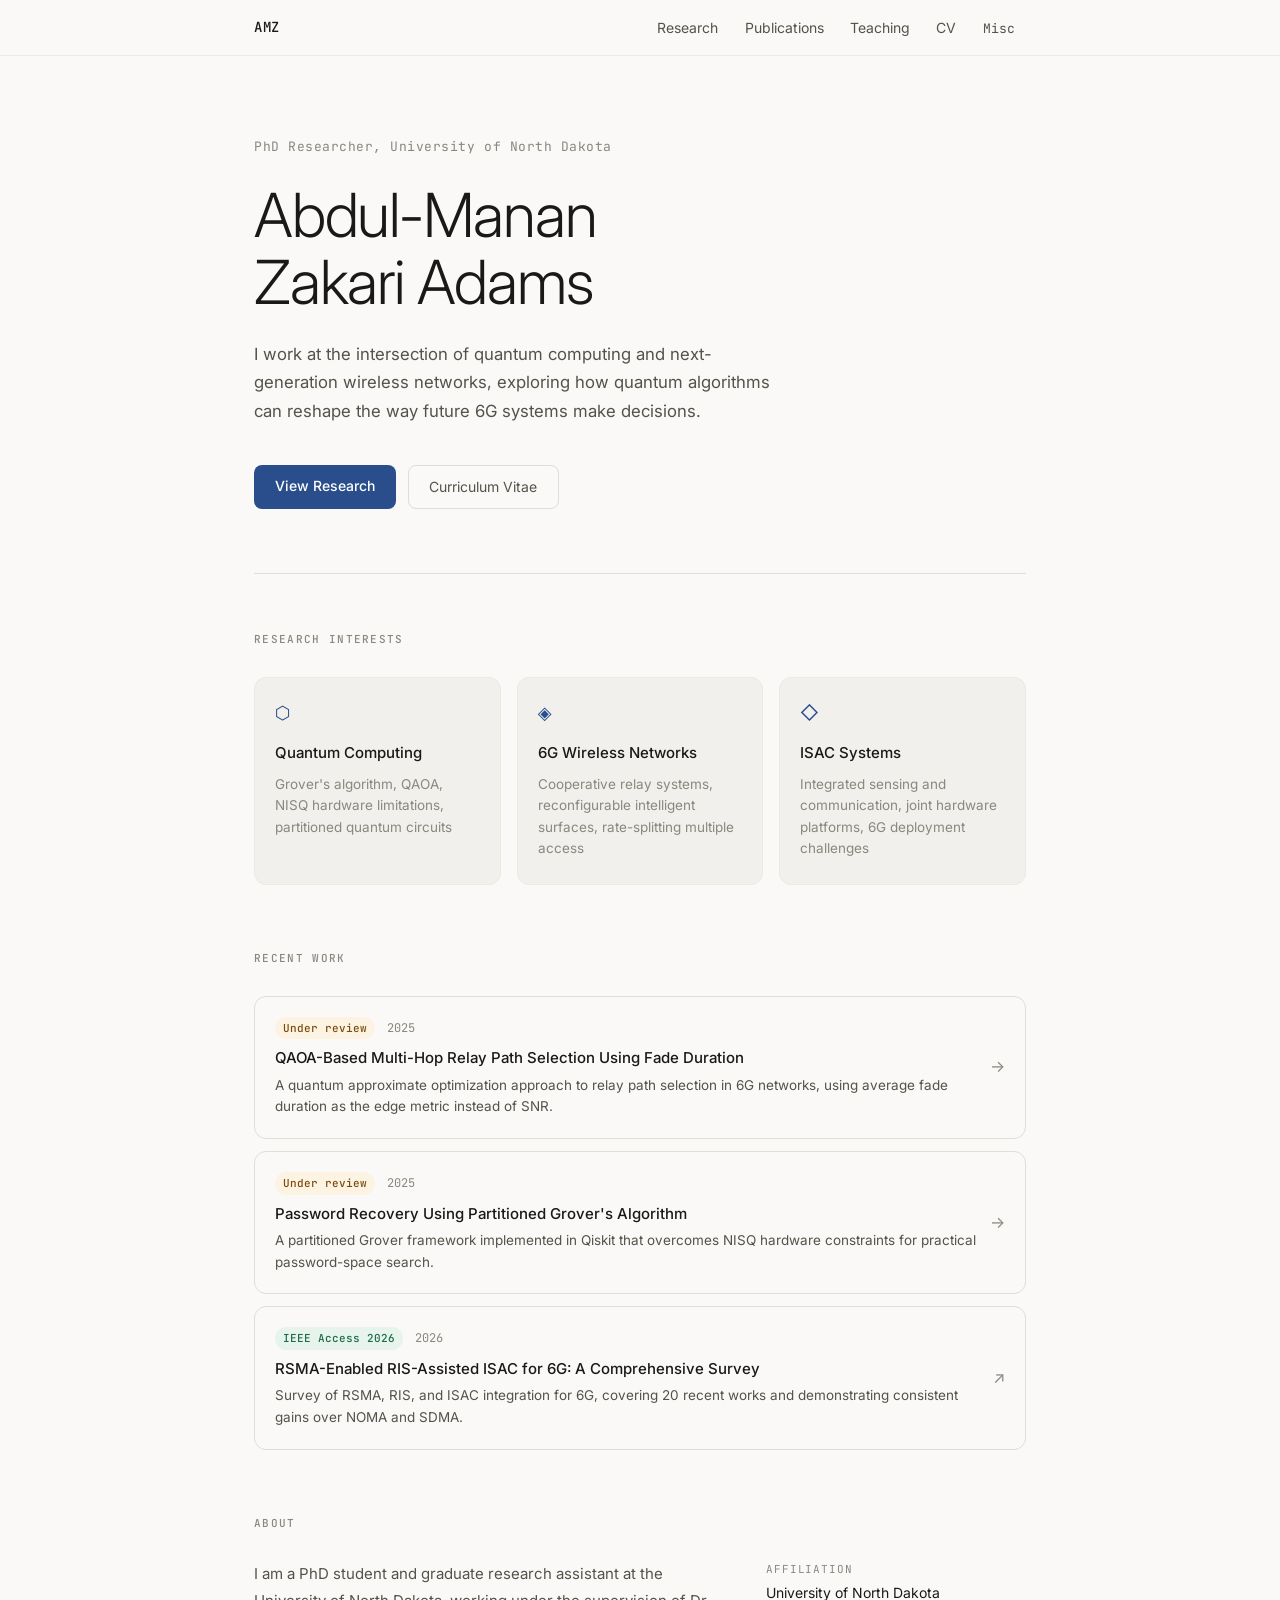
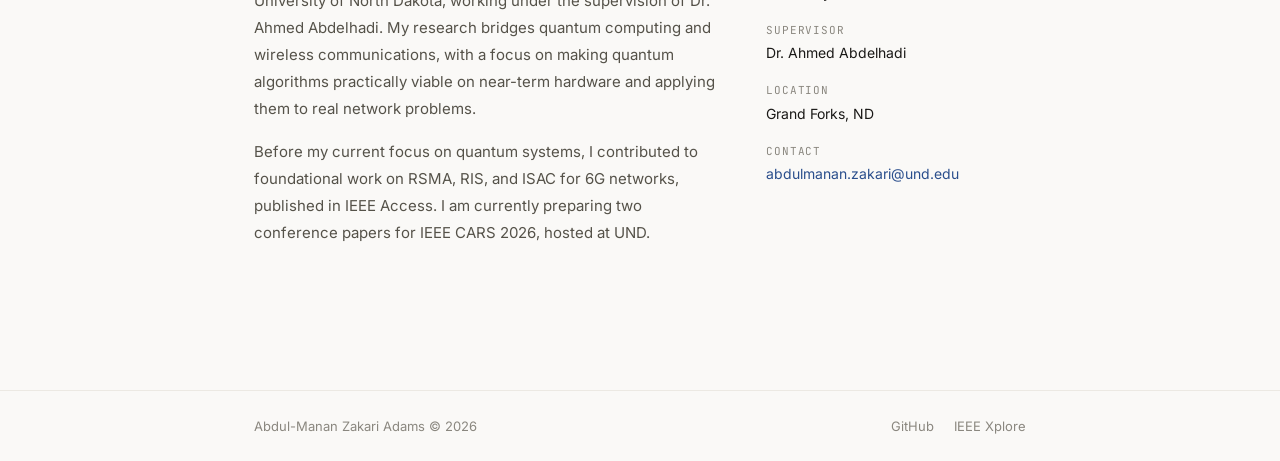
<file: index.html>
<!DOCTYPE html>
<html lang="en">
<head>
  <meta charset="UTF-8" />
  <meta name="viewport" content="width=device-width, initial-scale=1.0" />
  <title>Abdul-Manan Zakari Adams</title>
  <link rel="preconnect" href="https://fonts.googleapis.com" />
  <link rel="preconnect" href="https://fonts.gstatic.com" crossorigin />
  <link href="https://fonts.googleapis.com/css2?family=Inter:wght@300;400;500;600&family=JetBrains+Mono:wght@400;500&display=swap" rel="stylesheet" />
  <link rel="stylesheet" href="style.css" />
</head>
<body>

  <nav class="nav">
    <div class="nav-inner">
      <a href="index.html" class="nav-logo">AMZ</a>
      <ul class="nav-links">
        <li><a href="research.html">Research</a></li>
        <li><a href="publications.html">Publications</a></li>
        <li><a href="teaching.html">Teaching</a></li>
        <li><a href="cv.html">CV</a></li>
        <li><a href="misc.html" class="nav-misc">Misc</a></li>
      </ul>
      <button class="nav-toggle" id="navToggle" aria-label="Toggle menu">&#9776;</button>
    </div>
  </nav>

  <main>

    <section class="hero">
      <div class="hero-tag">PhD Researcher, University of North Dakota</div>
      <h1>Abdul-Manan<br>Zakari Adams</h1>
      <p class="hero-sub">
        I work at the intersection of quantum computing and next-generation wireless networks,
        exploring how quantum algorithms can reshape the way future 6G systems make decisions.
      </p>
      <div class="hero-links">
        <a href="research.html" class="btn-primary">View Research</a>
        <a href="cv.html" class="btn-ghost">Curriculum Vitae</a>
      </div>
    </section>

    <section class="section-divider">
      <div class="divider-line"></div>
    </section>

    <section class="interests-section">
      <h2 class="section-label">Research interests</h2>
      <div class="interest-grid">
        <div class="interest-card">
          <span class="interest-icon">⬡</span>
          <h3>Quantum Computing</h3>
          <p>Grover's algorithm, QAOA, NISQ hardware limitations, partitioned quantum circuits</p>
        </div>
        <div class="interest-card">
          <span class="interest-icon">◈</span>
          <h3>6G Wireless Networks</h3>
          <p>Cooperative relay systems, reconfigurable intelligent surfaces, rate-splitting multiple access</p>
        </div>
        <div class="interest-card">
          <span class="interest-icon">◇</span>
          <h3>ISAC Systems</h3>
          <p>Integrated sensing and communication, joint hardware platforms, 6G deployment challenges</p>
        </div>
      </div>
    </section>

    <section class="featured-section">
      <h2 class="section-label">Recent work</h2>
      <div class="paper-list">

        <a href="research.html#qaoa" class="paper-card">
          <div class="paper-meta">
            <span class="paper-status under-review">Under review</span>
            <span class="paper-year">2025</span>
          </div>
          <h3>QAOA-Based Multi-Hop Relay Path Selection Using Fade Duration</h3>
          <p>A quantum approximate optimization approach to relay path selection in 6G networks, using average fade duration as the edge metric instead of SNR.</p>
          <span class="paper-arrow">→</span>
        </a>

        <a href="research.html#grover" class="paper-card">
          <div class="paper-meta">
            <span class="paper-status under-review">Under review</span>
            <span class="paper-year">2025</span>
          </div>
          <h3>Password Recovery Using Partitioned Grover's Algorithm</h3>
          <p>A partitioned Grover framework implemented in Qiskit that overcomes NISQ hardware constraints for practical password-space search.</p>
          <span class="paper-arrow">→</span>
        </a>

        <a href="https://ieeexplore.ieee.org/abstract/document/11426895" target="_blank" rel="noopener" class="paper-card">
          <div class="paper-meta">
            <span class="paper-status published">IEEE Access 2026</span>
            <span class="paper-year">2026</span>
          </div>
          <h3>RSMA-Enabled RIS-Assisted ISAC for 6G: A Comprehensive Survey</h3>
          <p>Survey of RSMA, RIS, and ISAC integration for 6G, covering 20 recent works and demonstrating consistent gains over NOMA and SDMA.</p>
          <span class="paper-arrow">↗</span>
        </a>

      </div>
    </section>

    <section class="about-section">
      <h2 class="section-label">About</h2>
      <div class="about-grid">
        <div class="about-text">
          <p>
            I am a PhD student and graduate research assistant at the University of North Dakota,
            working under the supervision of Dr. Ahmed Abdelhadi. My research bridges quantum
            computing and wireless communications, with a focus on making quantum algorithms
            practically viable on near-term hardware and applying them to real network problems.
          </p>
          <p>
            Before my current focus on quantum systems, I contributed to foundational work on
            RSMA, RIS, and ISAC for 6G networks, published in IEEE Access. I am currently
            preparing two conference papers for IEEE CARS 2026, hosted at UND.
          </p>
        </div>
        <div class="about-meta">
          <div class="meta-item">
            <span class="meta-label">Affiliation</span>
            <span class="meta-value">University of North Dakota</span>
          </div>
          <div class="meta-item">
            <span class="meta-label">Supervisor</span>
            <span class="meta-value">Dr. Ahmed Abdelhadi</span>
          </div>
          <div class="meta-item">
            <span class="meta-label">Location</span>
            <span class="meta-value">Grand Forks, ND</span>
          </div>
          <div class="meta-item">
            <span class="meta-label">Contact</span>
            <span class="meta-value"><a href="mailto:abdulmanan.zakari@und.edu">abdulmanan.zakari@und.edu</a></span>
          </div>
        </div>
      </div>
    </section>

  </main>

  <footer class="footer">
    <div class="footer-inner">
      <span>Abdul-Manan Zakari Adams &copy; 2026</span>
      <div class="footer-links">
        <a href="https://github.com/amzadams" target="_blank" rel="noopener">GitHub</a>
        <a href="https://ieeexplore.ieee.org/abstract/document/11426895" target="_blank" rel="noopener">IEEE Xplore</a>
      </div>
    </div>
  </footer>

  <script src="main.js"></script>
</body>
</html>
</file>
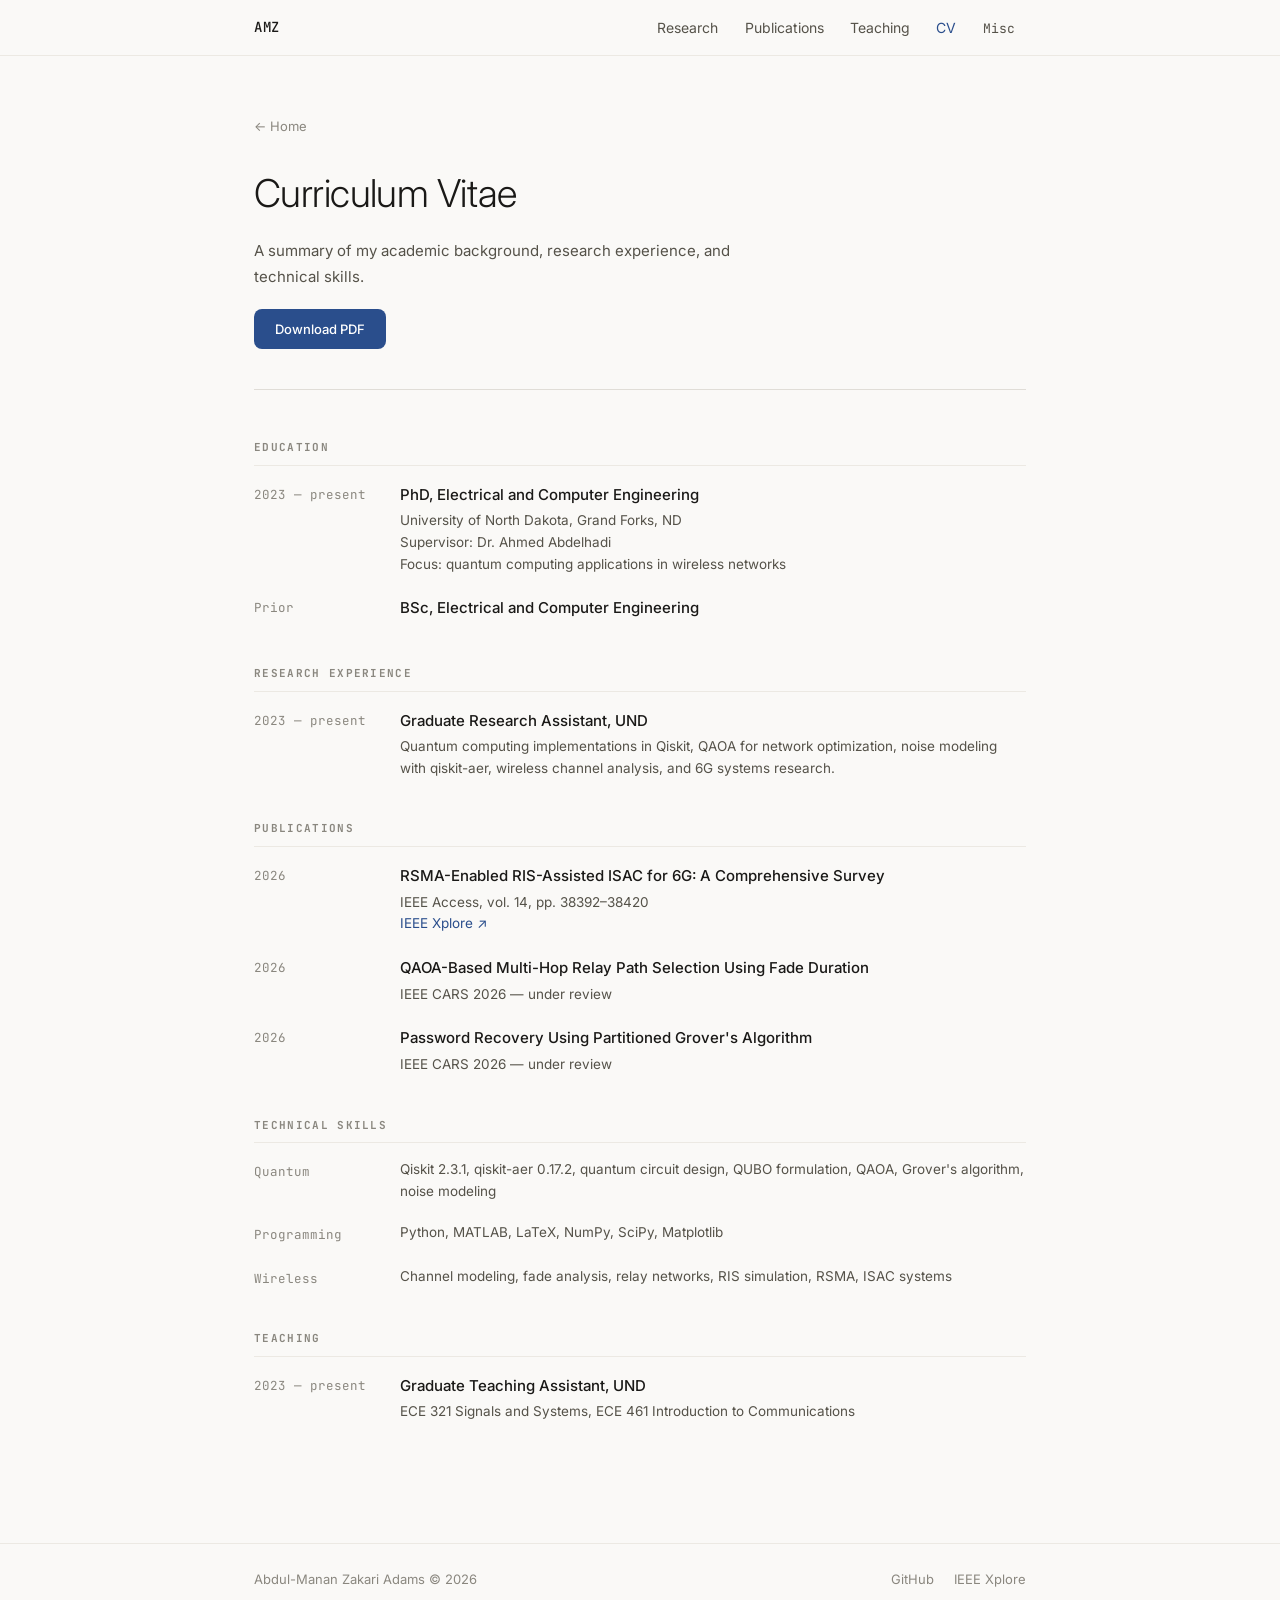
<file: cv.html>
<!DOCTYPE html>
<html lang="en">
<head>
  <meta charset="UTF-8" />
  <meta name="viewport" content="width=device-width, initial-scale=1.0" />
  <title>CV — Abdul-Manan Zakari Adams</title>
  <link rel="preconnect" href="https://fonts.googleapis.com" />
  <link rel="preconnect" href="https://fonts.gstatic.com" crossorigin />
  <link href="https://fonts.googleapis.com/css2?family=Inter:wght@300;400;500;600&family=JetBrains+Mono:wght@400;500&display=swap" rel="stylesheet" />
  <link rel="stylesheet" href="style.css" />
</head>
<body>

  <nav class="nav">
    <div class="nav-inner">
      <a href="index.html" class="nav-logo">AMZ</a>
      <ul class="nav-links">
        <li><a href="research.html">Research</a></li>
        <li><a href="publications.html">Publications</a></li>
        <li><a href="teaching.html">Teaching</a></li>
        <li><a href="cv.html" class="active">CV</a></li>
        <li><a href="misc.html" class="nav-misc">Misc</a></li>
      </ul>
      <button class="nav-toggle" id="navToggle" aria-label="Toggle menu">&#9776;</button>
    </div>
  </nav>

  <main>

    <div class="page-header">
      <a href="index.html" class="back-link">← Home</a>
      <h1>Curriculum Vitae</h1>
      <p>A summary of my academic background, research experience, and technical skills.</p>
      <div style="margin-top: 1.25rem;">
        <a href="cv.pdf" class="btn-primary" style="font-size: 13px;">Download PDF</a>
      </div>
    </div>

    <section class="cv-section">
      <h2>Education</h2>

      <div class="cv-entry">
        <div class="cv-year">2023 &mdash; present</div>
        <div>
          <h3>PhD, Electrical and Computer Engineering</h3>
          <p>University of North Dakota, Grand Forks, ND</p>
          <p>Supervisor: Dr. Ahmed Abdelhadi</p>
          <p>Focus: quantum computing applications in wireless networks</p>
        </div>
      </div>

      <div class="cv-entry">
        <div class="cv-year">Prior</div>
        <div>
          <h3>BSc, Electrical and Computer Engineering</h3>
          <p><!-- Add institution here --></p>
        </div>
      </div>
    </section>

    <section class="cv-section">
      <h2>Research experience</h2>

      <div class="cv-entry">
        <div class="cv-year">2023 &mdash; present</div>
        <div>
          <h3>Graduate Research Assistant, UND</h3>
          <p>
            Quantum computing implementations in Qiskit, QAOA for network optimization,
            noise modeling with qiskit-aer, wireless channel analysis, and 6G systems research.
          </p>
        </div>
      </div>
    </section>

    <section class="cv-section">
      <h2>Publications</h2>

      <div class="cv-entry">
        <div class="cv-year">2026</div>
        <div>
          <h3>RSMA-Enabled RIS-Assisted ISAC for 6G: A Comprehensive Survey</h3>
          <p>IEEE Access, vol. 14, pp. 38392–38420</p>
          <p><a href="https://ieeexplore.ieee.org/abstract/document/11426895" target="_blank" rel="noopener">IEEE Xplore ↗</a></p>
        </div>
      </div>

      <div class="cv-entry">
        <div class="cv-year">2026</div>
        <div>
          <h3>QAOA-Based Multi-Hop Relay Path Selection Using Fade Duration</h3>
          <p>IEEE CARS 2026 &mdash; under review</p>
        </div>
      </div>

      <div class="cv-entry">
        <div class="cv-year">2026</div>
        <div>
          <h3>Password Recovery Using Partitioned Grover's Algorithm</h3>
          <p>IEEE CARS 2026 &mdash; under review</p>
        </div>
      </div>
    </section>

    <section class="cv-section">
      <h2>Technical skills</h2>

      <div class="cv-entry">
        <div class="cv-year">Quantum</div>
        <div>
          <p>Qiskit 2.3.1, qiskit-aer 0.17.2, quantum circuit design, QUBO formulation, QAOA, Grover's algorithm, noise modeling</p>
        </div>
      </div>

      <div class="cv-entry">
        <div class="cv-year">Programming</div>
        <div>
          <p>Python, MATLAB, LaTeX, NumPy, SciPy, Matplotlib</p>
        </div>
      </div>

      <div class="cv-entry">
        <div class="cv-year">Wireless</div>
        <div>
          <p>Channel modeling, fade analysis, relay networks, RIS simulation, RSMA, ISAC systems</p>
        </div>
      </div>
    </section>

    <section class="cv-section">
      <h2>Teaching</h2>

      <div class="cv-entry">
        <div class="cv-year">2023 &mdash; present</div>
        <div>
          <h3>Graduate Teaching Assistant, UND</h3>
          <p>ECE 321 Signals and Systems, ECE 461 Introduction to Communications</p>
        </div>
      </div>
    </section>

  </main>

  <footer class="footer">
    <div class="footer-inner">
      <span>Abdul-Manan Zakari Adams &copy; 2026</span>
      <div class="footer-links">
        <a href="https://github.com/amzadams" target="_blank" rel="noopener">GitHub</a>
        <a href="https://ieeexplore.ieee.org/abstract/document/11426895" target="_blank" rel="noopener">IEEE Xplore</a>
      </div>
    </div>
  </footer>

  <script src="main.js"></script>
</body>
</html>
</file>
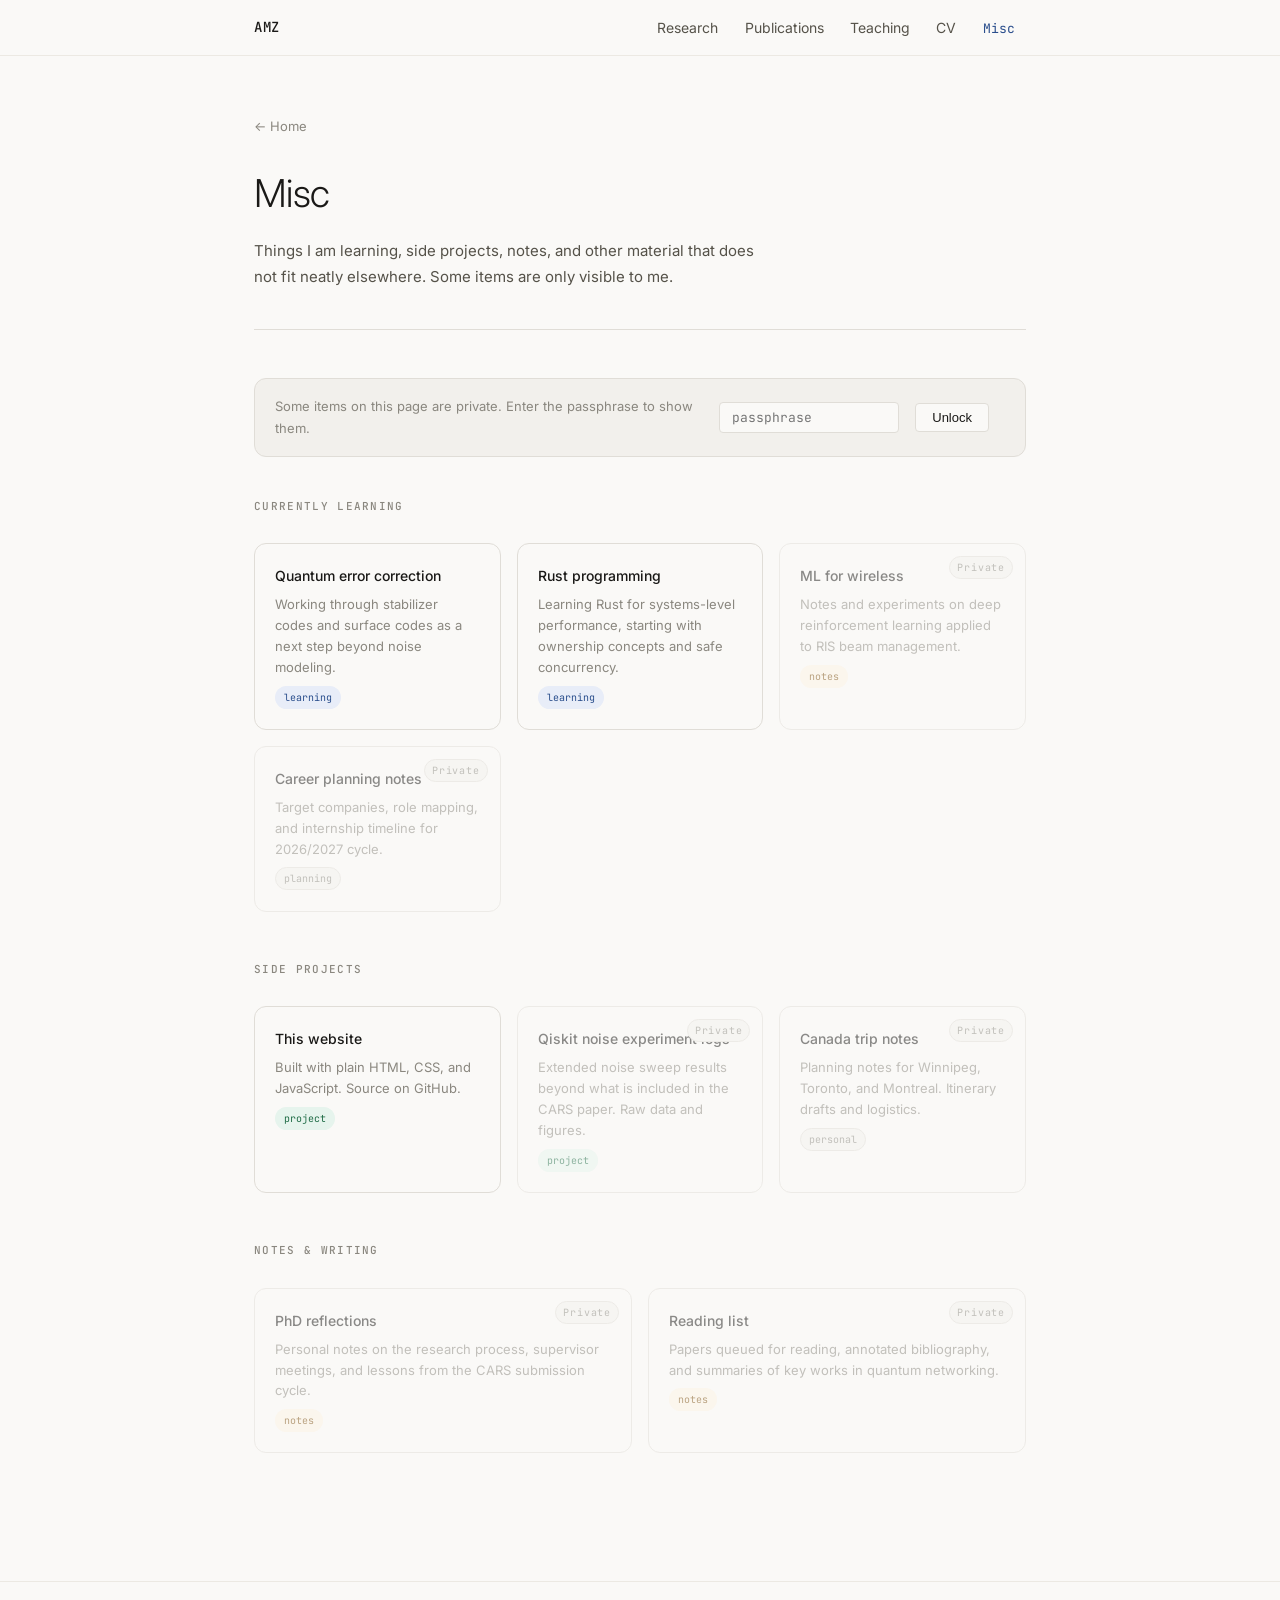
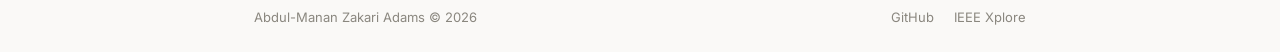
<file: misc.html>
<!DOCTYPE html>
<html lang="en">
<head>
  <meta charset="UTF-8" />
  <meta name="viewport" content="width=device-width, initial-scale=1.0" />
  <title>Misc — Abdul-Manan Zakari Adams</title>
  <link rel="preconnect" href="https://fonts.googleapis.com" />
  <link rel="preconnect" href="https://fonts.gstatic.com" crossorigin />
  <link href="https://fonts.googleapis.com/css2?family=Inter:wght@300;400;500;600&family=JetBrains+Mono:wght@400;500&display=swap" rel="stylesheet" />
  <link rel="stylesheet" href="style.css" />
  <style>
    .unlock-bar {
      background: var(--col-surface);
      border: 1px solid var(--col-border);
      border-radius: var(--radius-lg);
      padding: 1rem 1.25rem;
      margin-bottom: 2.5rem;
      display: flex;
      align-items: center;
      gap: 1rem;
      flex-wrap: wrap;
    }
    .unlock-bar p {
      font-size: 13px;
      color: var(--col-text-muted);
      flex: 1;
    }
    .unlock-bar input[type="password"] {
      font-family: var(--font-mono);
      font-size: 13px;
      padding: 0.4rem 0.75rem;
      border: 1px solid var(--col-border);
      border-radius: var(--radius-sm);
      background: var(--col-bg);
      color: var(--col-text);
      width: 180px;
    }
    .unlock-bar input[type="password"]:focus {
      outline: none;
      border-color: var(--col-accent);
    }
    .unlock-btn {
      font-size: 13px;
      padding: 0.4rem 1rem;
      border: 1px solid var(--col-border);
      border-radius: var(--radius-sm);
      background: var(--col-bg);
      color: var(--col-text);
      cursor: pointer;
      transition: background 0.15s;
    }
    .unlock-btn:hover { background: var(--col-surface); }
    .unlock-msg {
      font-size: 12px;
      font-family: var(--font-mono);
      color: var(--col-text-muted);
    }
    .unlock-msg.success { color: var(--col-green); }
    .unlock-msg.fail { color: #c0392b; }
    .misc-tag {
      display: inline-block;
      font-size: 10px;
      font-family: var(--font-mono);
      padding: 2px 8px;
      border-radius: 100px;
      margin-top: 0.5rem;
      border: 1px solid var(--col-border);
      background: var(--col-surface);
      color: var(--col-text-muted);
    }
    .misc-tag.learning { background: var(--col-accent-light); color: var(--col-accent); border-color: transparent; }
    .misc-tag.notes { background: var(--col-amber-light); color: var(--col-amber); border-color: transparent; }
    .misc-tag.project { background: var(--col-green-light); color: var(--col-green); border-color: transparent; }
  </style>
</head>
<body>

  <nav class="nav">
    <div class="nav-inner">
      <a href="index.html" class="nav-logo">AMZ</a>
      <ul class="nav-links">
        <li><a href="research.html">Research</a></li>
        <li><a href="publications.html">Publications</a></li>
        <li><a href="teaching.html">Teaching</a></li>
        <li><a href="cv.html">CV</a></li>
        <li><a href="misc.html" class="nav-misc active">Misc</a></li>
      </ul>
      <button class="nav-toggle" id="navToggle" aria-label="Toggle menu">&#9776;</button>
    </div>
  </nav>

  <main>

    <div class="page-header">
      <a href="index.html" class="back-link">← Home</a>
      <h1>Misc</h1>
      <p>
        Things I am learning, side projects, notes, and other material that does not fit
        neatly elsewhere. Some items are only visible to me.
      </p>
    </div>

    <div class="unlock-bar" id="unlockBar">
      <p>Some items on this page are private. Enter the passphrase to show them.</p>
      <input type="password" id="passInput" placeholder="passphrase" autocomplete="off" />
      <button class="unlock-btn" id="unlockBtn">Unlock</button>
      <span class="unlock-msg" id="unlockMsg"></span>
    </div>

    <section style="margin-bottom: 3rem;">
      <h2 class="section-label">Currently learning</h2>
      <div class="misc-grid">
        <div class="misc-card">
          <h3>Quantum error correction</h3>
          <p>Working through stabilizer codes and surface codes as a next step beyond noise modeling.</p>
          <span class="misc-tag learning">learning</span>
        </div>
        <div class="misc-card">
          <h3>Rust programming</h3>
          <p>Learning Rust for systems-level performance, starting with ownership concepts and safe concurrency.</p>
          <span class="misc-tag learning">learning</span>
        </div>
        <div class="misc-card private" data-private="true">
          <h3>ML for wireless</h3>
          <p>Notes and experiments on deep reinforcement learning applied to RIS beam management.</p>
          <span class="misc-tag notes">notes</span>
        </div>
        <div class="misc-card private" data-private="true">
          <h3>Career planning notes</h3>
          <p>Target companies, role mapping, and internship timeline for 2026/2027 cycle.</p>
          <span class="misc-tag">planning</span>
        </div>
      </div>
    </section>

    <section style="margin-bottom: 3rem;">
      <h2 class="section-label">Side projects</h2>
      <div class="misc-grid">
        <div class="misc-card">
          <h3>This website</h3>
          <p>Built with plain HTML, CSS, and JavaScript. Source on GitHub.</p>
          <span class="misc-tag project">project</span>
        </div>
        <div class="misc-card private" data-private="true">
          <h3>Qiskit noise experiment logs</h3>
          <p>Extended noise sweep results beyond what is included in the CARS paper. Raw data and figures.</p>
          <span class="misc-tag project">project</span>
        </div>
        <div class="misc-card private" data-private="true">
          <h3>Canada trip notes</h3>
          <p>Planning notes for Winnipeg, Toronto, and Montreal. Itinerary drafts and logistics.</p>
          <span class="misc-tag">personal</span>
        </div>
      </div>
    </section>

    <section style="margin-bottom: 3rem;">
      <h2 class="section-label">Notes &amp; writing</h2>
      <div class="misc-grid">
        <div class="misc-card private" data-private="true">
          <h3>PhD reflections</h3>
          <p>Personal notes on the research process, supervisor meetings, and lessons from the CARS submission cycle.</p>
          <span class="misc-tag notes">notes</span>
        </div>
        <div class="misc-card private" data-private="true">
          <h3>Reading list</h3>
          <p>Papers queued for reading, annotated bibliography, and summaries of key works in quantum networking.</p>
          <span class="misc-tag notes">notes</span>
        </div>
      </div>
    </section>

  </main>

  <footer class="footer">
    <div class="footer-inner">
      <span>Abdul-Manan Zakari Adams &copy; 2026</span>
      <div class="footer-links">
        <a href="https://github.com/amzadams" target="_blank" rel="noopener">GitHub</a>
        <a href="https://ieeexplore.ieee.org/abstract/document/11426895" target="_blank" rel="noopener">IEEE Xplore</a>
      </div>
    </div>
  </footer>

  <script src="main.js"></script>
  <script>
    /*
      Change your passphrase: open browser console and run:
        crypto.subtle.digest('SHA-256', new TextEncoder().encode('yourpassword'))
          .then(b => [...new Uint8Array(b)].map(x=>x.toString(16).padStart(2,'0')).join(''))
          .then(console.log)
      Then replace PASSPHRASE_HASH below with the result.
      Default passphrase: amz2026
    */
    const PASSPHRASE_HASH = '7f8c6f2b1e4a9d3c5b0e2f8a4c7d1b9e3f5a2c8b6d4e7f1a9c3b5d8e2f4a6c';

    async function hashPass(str) {
      const buf = await crypto.subtle.digest('SHA-256', new TextEncoder().encode(str));
      return [...new Uint8Array(buf)].map(x => x.toString(16).padStart(2, '0')).join('');
    }

    const unlockBtn = document.getElementById('unlockBtn');
    const passInput = document.getElementById('passInput');
    const unlockMsg = document.getElementById('unlockMsg');
    const unlockBar = document.getElementById('unlockBar');

    function showPrivate() {
      document.querySelectorAll('.misc-card.private').forEach(card => {
        card.classList.remove('private');
        card.style.opacity = '1';
        card.style.pointerEvents = 'auto';
      });
      unlockBar.style.display = 'none';
      sessionStorage.setItem('misc_unlocked', '1');
    }

    if (sessionStorage.getItem('misc_unlocked') === '1') {
      showPrivate();
    }

    unlockBtn.addEventListener('click', async () => {
      const hash = await hashPass(passInput.value);
      if (hash === PASSPHRASE_HASH) {
        unlockMsg.textContent = 'Unlocked.';
        unlockMsg.className = 'unlock-msg success';
        showPrivate();
      } else {
        unlockMsg.textContent = 'Wrong passphrase.';
        unlockMsg.className = 'unlock-msg fail';
        passInput.value = '';
      }
    });

    passInput.addEventListener('keydown', e => {
      if (e.key === 'Enter') unlockBtn.click();
    });
  </script>
</body>
</html>
</file>
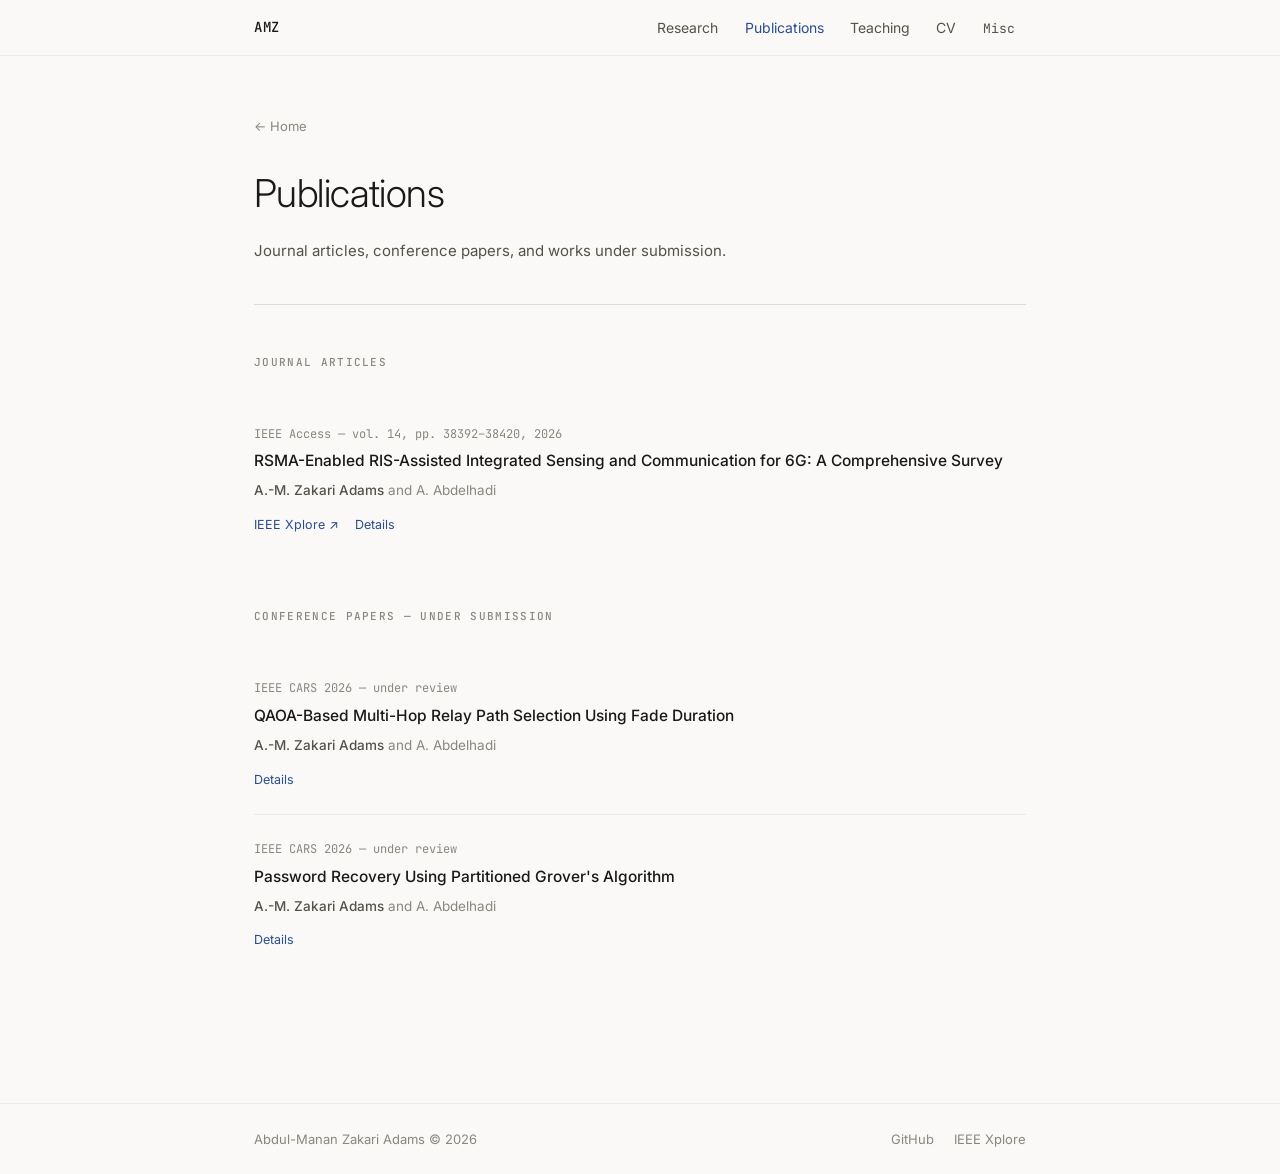
<file: publications.html>
<!DOCTYPE html>
<html lang="en">
<head>
  <meta charset="UTF-8" />
  <meta name="viewport" content="width=device-width, initial-scale=1.0" />
  <title>Publications — Abdul-Manan Zakari Adams</title>
  <link rel="preconnect" href="https://fonts.googleapis.com" />
  <link rel="preconnect" href="https://fonts.gstatic.com" crossorigin />
  <link href="https://fonts.googleapis.com/css2?family=Inter:wght@300;400;500;600&family=JetBrains+Mono:wght@400;500&display=swap" rel="stylesheet" />
  <link rel="stylesheet" href="style.css" />
</head>
<body>

  <nav class="nav">
    <div class="nav-inner">
      <a href="index.html" class="nav-logo">AMZ</a>
      <ul class="nav-links">
        <li><a href="research.html">Research</a></li>
        <li><a href="publications.html" class="active">Publications</a></li>
        <li><a href="teaching.html">Teaching</a></li>
        <li><a href="cv.html">CV</a></li>
        <li><a href="misc.html" class="nav-misc">Misc</a></li>
      </ul>
      <button class="nav-toggle" id="navToggle" aria-label="Toggle menu">&#9776;</button>
    </div>
  </nav>

  <main>

    <div class="page-header">
      <a href="index.html" class="back-link">← Home</a>
      <h1>Publications</h1>
      <p>Journal articles, conference papers, and works under submission.</p>
    </div>

    <section style="margin-bottom: 3rem;">
      <h2 class="section-label">Journal articles</h2>

      <div class="pub-entry">
        <div class="pub-venue">IEEE Access &mdash; vol. 14, pp. 38392–38420, 2026</div>
        <h3>RSMA-Enabled RIS-Assisted Integrated Sensing and Communication for 6G: A Comprehensive Survey</h3>
        <p class="pub-authors"><strong>A.-M. Zakari Adams</strong> and A. Abdelhadi</p>
        <div class="pub-links">
          <a href="https://ieeexplore.ieee.org/abstract/document/11426895" target="_blank" rel="noopener">IEEE Xplore ↗</a>
          <a href="research.html#rsma">Details</a>
        </div>
      </div>
    </section>

    <section style="margin-bottom: 3rem;">
      <h2 class="section-label">Conference papers &mdash; under submission</h2>

      <div class="pub-entry">
        <div class="pub-venue">IEEE CARS 2026 &mdash; under review</div>
        <h3>QAOA-Based Multi-Hop Relay Path Selection Using Fade Duration</h3>
        <p class="pub-authors"><strong>A.-M. Zakari Adams</strong> and A. Abdelhadi</p>
        <div class="pub-links">
          <a href="research.html#qaoa">Details</a>
        </div>
      </div>

      <div class="pub-entry">
        <div class="pub-venue">IEEE CARS 2026 &mdash; under review</div>
        <h3>Password Recovery Using Partitioned Grover's Algorithm</h3>
        <p class="pub-authors"><strong>A.-M. Zakari Adams</strong> and A. Abdelhadi</p>
        <div class="pub-links">
          <a href="research.html#grover">Details</a>
        </div>
      </div>
    </section>

  </main>

  <footer class="footer">
    <div class="footer-inner">
      <span>Abdul-Manan Zakari Adams &copy; 2026</span>
      <div class="footer-links">
        <a href="https://github.com/amzadams" target="_blank" rel="noopener">GitHub</a>
        <a href="https://ieeexplore.ieee.org/abstract/document/11426895" target="_blank" rel="noopener">IEEE Xplore</a>
      </div>
    </div>
  </footer>

  <script src="main.js"></script>
</body>
</html>
</file>
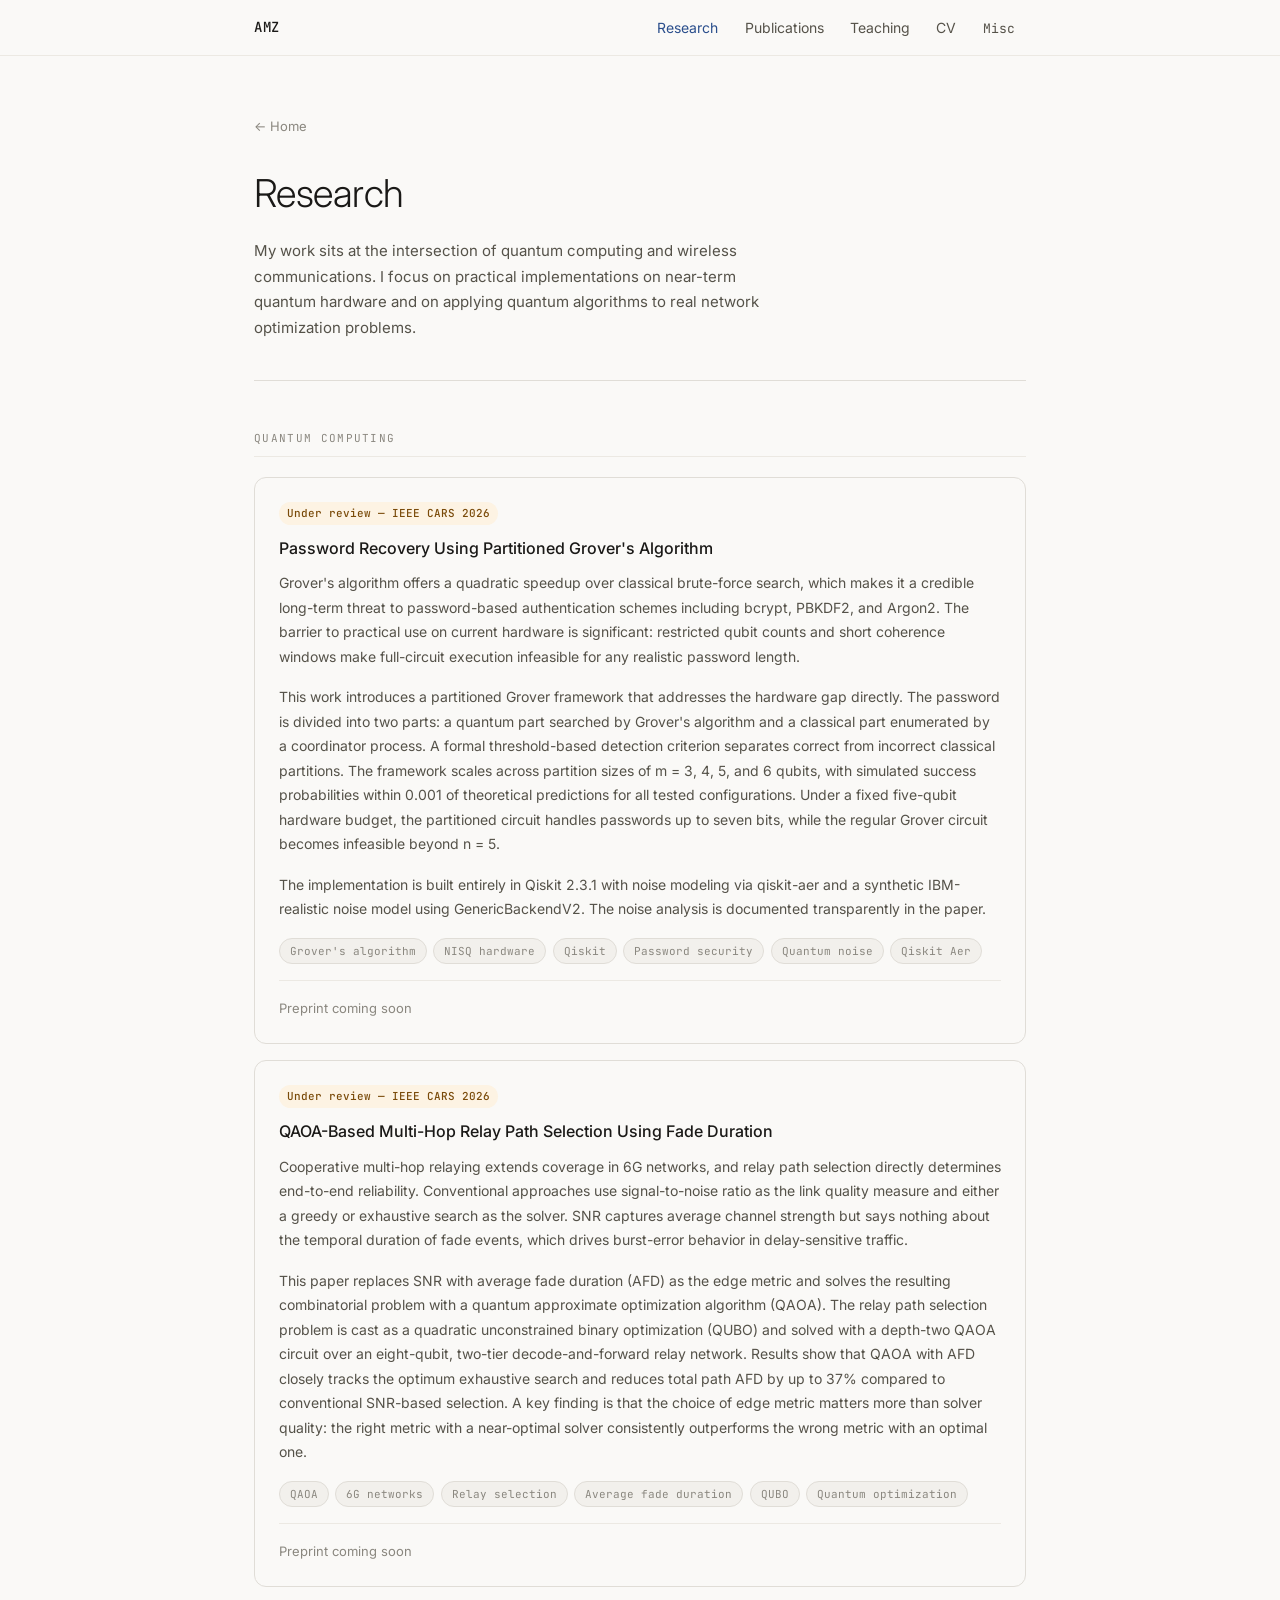
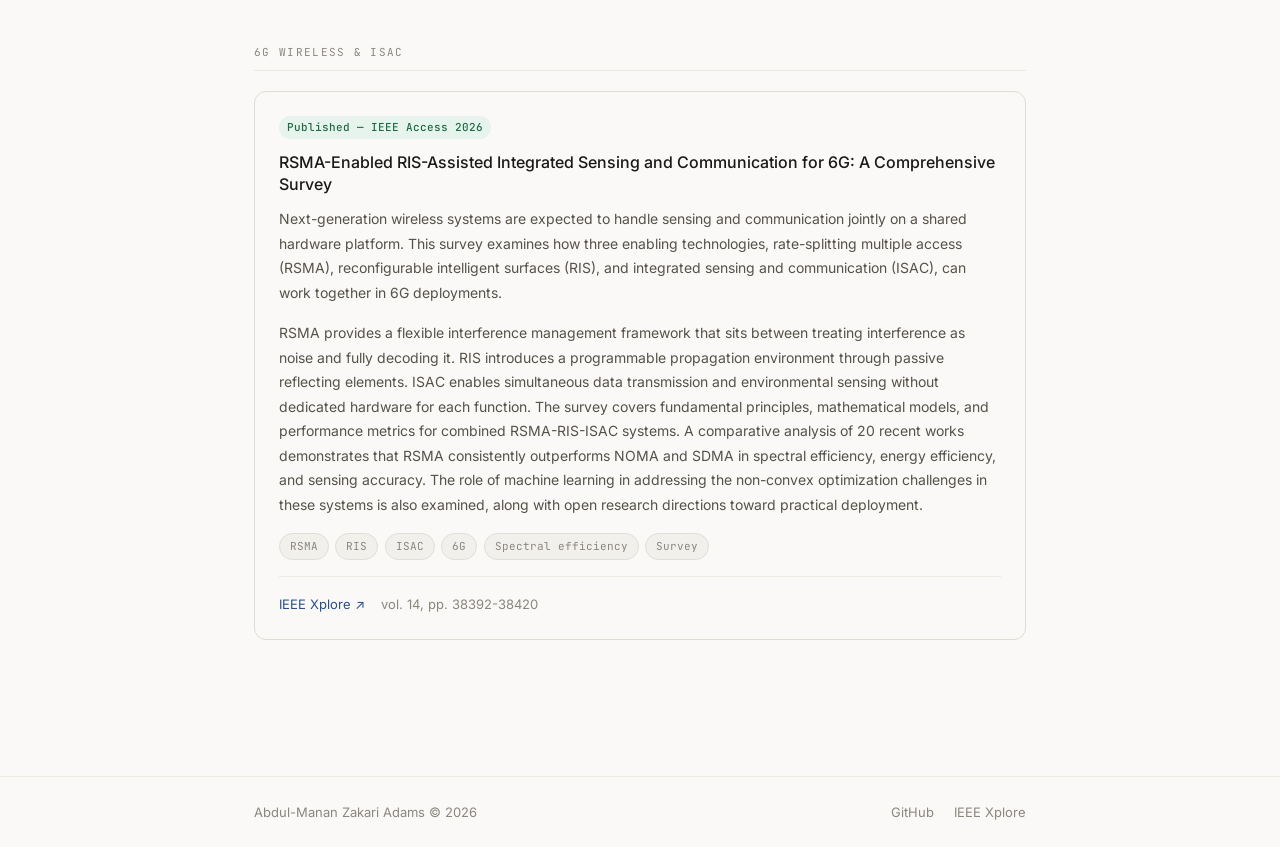
<file: research.html>
<!DOCTYPE html>
<html lang="en">
<head>
  <meta charset="UTF-8" />
  <meta name="viewport" content="width=device-width, initial-scale=1.0" />
  <title>Research — Abdul-Manan Zakari Adams</title>
  <link rel="preconnect" href="https://fonts.googleapis.com" />
  <link rel="preconnect" href="https://fonts.gstatic.com" crossorigin />
  <link href="https://fonts.googleapis.com/css2?family=Inter:wght@300;400;500;600&family=JetBrains+Mono:wght@400;500&display=swap" rel="stylesheet" />
  <link rel="stylesheet" href="style.css" />
</head>
<body>

  <nav class="nav">
    <div class="nav-inner">
      <a href="index.html" class="nav-logo">AMZ</a>
      <ul class="nav-links">
        <li><a href="research.html" class="active">Research</a></li>
        <li><a href="publications.html">Publications</a></li>
        <li><a href="teaching.html">Teaching</a></li>
        <li><a href="cv.html">CV</a></li>
        <li><a href="misc.html" class="nav-misc">Misc</a></li>
      </ul>
      <button class="nav-toggle" id="navToggle" aria-label="Toggle menu">&#9776;</button>
    </div>
  </nav>

  <main>

    <div class="page-header">
      <a href="index.html" class="back-link">← Home</a>
      <h1>Research</h1>
      <p>
        My work sits at the intersection of quantum computing and wireless communications.
        I focus on practical implementations on near-term quantum hardware and on applying
        quantum algorithms to real network optimization problems.
      </p>
    </div>

    <div class="research-group">
      <div class="research-group-label">Quantum computing</div>

      <div class="research-card" id="grover">
        <div class="paper-meta" style="margin-bottom: 0.75rem;">
          <span class="paper-status under-review">Under review &mdash; IEEE CARS 2026</span>
        </div>
        <h3>Password Recovery Using Partitioned Grover's Algorithm</h3>
        <p>
          Grover's algorithm offers a quadratic speedup over classical brute-force search, which
          makes it a credible long-term threat to password-based authentication schemes including
          bcrypt, PBKDF2, and Argon2. The barrier to practical use on current hardware is
          significant: restricted qubit counts and short coherence windows make full-circuit
          execution infeasible for any realistic password length.
        </p>
        <p>
          This work introduces a partitioned Grover framework that addresses the hardware gap
          directly. The password is divided into two parts: a quantum part searched by Grover's
          algorithm and a classical part enumerated by a coordinator process. A formal
          threshold-based detection criterion separates correct from incorrect classical
          partitions. The framework scales across partition sizes of m = 3, 4, 5, and 6 qubits,
          with simulated success probabilities within 0.001 of theoretical predictions for all
          tested configurations. Under a fixed five-qubit hardware budget, the partitioned circuit
          handles passwords up to seven bits, while the regular Grover circuit becomes infeasible
          beyond n = 5.
        </p>
        <p>
          The implementation is built entirely in Qiskit 2.3.1 with noise modeling via
          qiskit-aer and a synthetic IBM-realistic noise model using GenericBackendV2.
          The noise analysis is documented transparently in the paper.
        </p>
        <div class="tag-row">
          <span class="tag">Grover's algorithm</span>
          <span class="tag">NISQ hardware</span>
          <span class="tag">Qiskit</span>
          <span class="tag">Password security</span>
          <span class="tag">Quantum noise</span>
          <span class="tag">Qiskit Aer</span>
        </div>
        <div class="card-links">
          <span style="font-size: 13px; color: var(--col-text-muted);">Preprint coming soon</span>
        </div>
      </div>

      <div class="research-card" id="qaoa">
        <div class="paper-meta" style="margin-bottom: 0.75rem;">
          <span class="paper-status under-review">Under review &mdash; IEEE CARS 2026</span>
        </div>
        <h3>QAOA-Based Multi-Hop Relay Path Selection Using Fade Duration</h3>
        <p>
          Cooperative multi-hop relaying extends coverage in 6G networks, and relay path
          selection directly determines end-to-end reliability. Conventional approaches use
          signal-to-noise ratio as the link quality measure and either a greedy or exhaustive
          search as the solver. SNR captures average channel strength but says nothing about
          the temporal duration of fade events, which drives burst-error behavior in
          delay-sensitive traffic.
        </p>
        <p>
          This paper replaces SNR with average fade duration (AFD) as the edge metric and
          solves the resulting combinatorial problem with a quantum approximate optimization
          algorithm (QAOA). The relay path selection problem is cast as a quadratic unconstrained
          binary optimization (QUBO) and solved with a depth-two QAOA circuit over an eight-qubit,
          two-tier decode-and-forward relay network. Results show that QAOA with AFD closely
          tracks the optimum exhaustive search and reduces total path AFD by up to 37% compared
          to conventional SNR-based selection. A key finding is that the choice of edge metric
          matters more than solver quality: the right metric with a near-optimal solver
          consistently outperforms the wrong metric with an optimal one.
        </p>
        <div class="tag-row">
          <span class="tag">QAOA</span>
          <span class="tag">6G networks</span>
          <span class="tag">Relay selection</span>
          <span class="tag">Average fade duration</span>
          <span class="tag">QUBO</span>
          <span class="tag">Quantum optimization</span>
        </div>
        <div class="card-links">
          <span style="font-size: 13px; color: var(--col-text-muted);">Preprint coming soon</span>
        </div>
      </div>

    </div>

    <div class="research-group">
      <div class="research-group-label">6G wireless &amp; ISAC</div>

      <div class="research-card" id="rsma">
        <div class="paper-meta" style="margin-bottom: 0.75rem;">
          <span class="paper-status published">Published &mdash; IEEE Access 2026</span>
        </div>
        <h3>RSMA-Enabled RIS-Assisted Integrated Sensing and Communication for 6G: A Comprehensive Survey</h3>
        <p>
          Next-generation wireless systems are expected to handle sensing and communication
          jointly on a shared hardware platform. This survey examines how three enabling
          technologies, rate-splitting multiple access (RSMA), reconfigurable intelligent
          surfaces (RIS), and integrated sensing and communication (ISAC), can work together
          in 6G deployments.
        </p>
        <p>
          RSMA provides a flexible interference management framework that sits between treating
          interference as noise and fully decoding it. RIS introduces a programmable propagation
          environment through passive reflecting elements. ISAC enables simultaneous data
          transmission and environmental sensing without dedicated hardware for each function.
          The survey covers fundamental principles, mathematical models, and performance metrics
          for combined RSMA-RIS-ISAC systems. A comparative analysis of 20 recent works
          demonstrates that RSMA consistently outperforms NOMA and SDMA in spectral efficiency,
          energy efficiency, and sensing accuracy. The role of machine learning in addressing
          the non-convex optimization challenges in these systems is also examined, along with
          open research directions toward practical deployment.
        </p>
        <div class="tag-row">
          <span class="tag">RSMA</span>
          <span class="tag">RIS</span>
          <span class="tag">ISAC</span>
          <span class="tag">6G</span>
          <span class="tag">Spectral efficiency</span>
          <span class="tag">Survey</span>
        </div>
        <div class="card-links">
          <a href="https://ieeexplore.ieee.org/abstract/document/11426895" target="_blank" rel="noopener">IEEE Xplore ↗</a>
          <span style="font-size: 13px; color: var(--col-text-muted);">vol. 14, pp. 38392-38420</span>
        </div>
      </div>

    </div>

  </main>

  <footer class="footer">
    <div class="footer-inner">
      <span>Abdul-Manan Zakari Adams &copy; 2026</span>
      <div class="footer-links">
        <a href="https://github.com/amzadams" target="_blank" rel="noopener">GitHub</a>
        <a href="https://ieeexplore.ieee.org/abstract/document/11426895" target="_blank" rel="noopener">IEEE Xplore</a>
      </div>
    </div>
  </footer>

  <script src="main.js"></script>
</body>
</html>
</file>
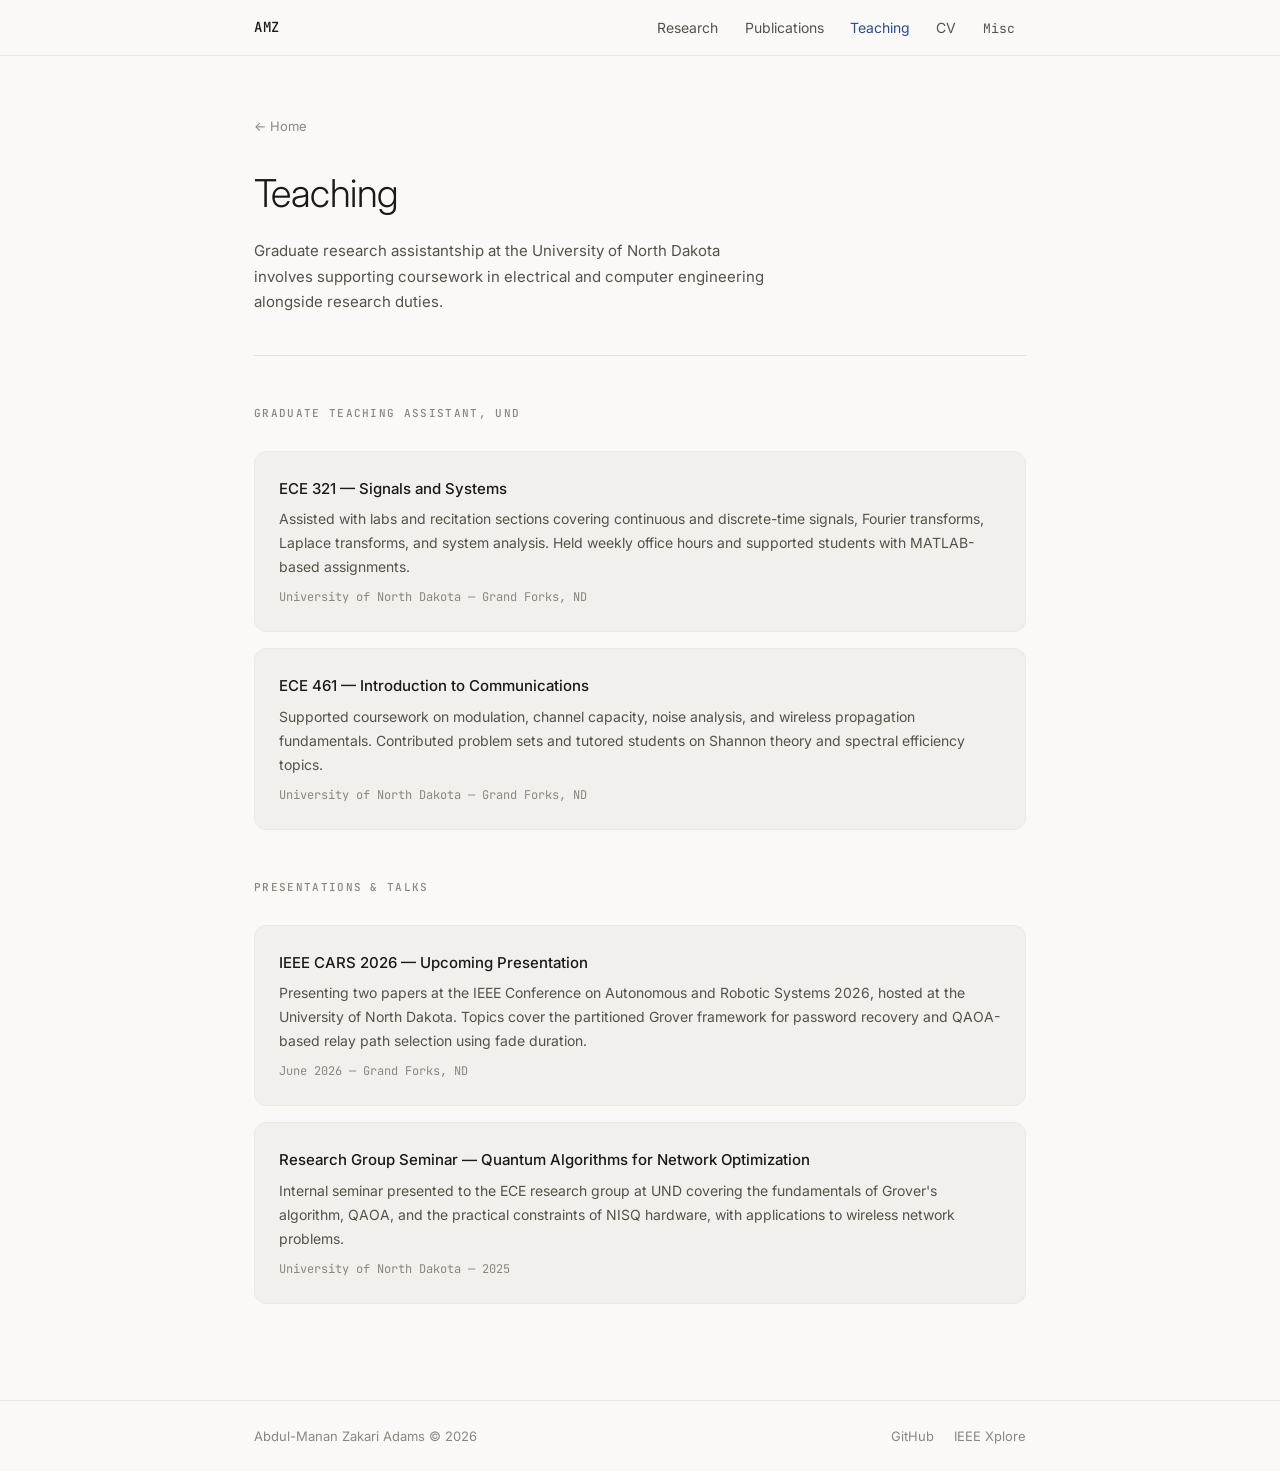
<file: teaching.html>
<!DOCTYPE html>
<html lang="en">
<head>
  <meta charset="UTF-8" />
  <meta name="viewport" content="width=device-width, initial-scale=1.0" />
  <title>Teaching — Abdul-Manan Zakari Adams</title>
  <link rel="preconnect" href="https://fonts.googleapis.com" />
  <link rel="preconnect" href="https://fonts.gstatic.com" crossorigin />
  <link href="https://fonts.googleapis.com/css2?family=Inter:wght@300;400;500;600&family=JetBrains+Mono:wght@400;500&display=swap" rel="stylesheet" />
  <link rel="stylesheet" href="style.css" />
</head>
<body>

  <nav class="nav">
    <div class="nav-inner">
      <a href="index.html" class="nav-logo">AMZ</a>
      <ul class="nav-links">
        <li><a href="research.html">Research</a></li>
        <li><a href="publications.html">Publications</a></li>
        <li><a href="teaching.html" class="active">Teaching</a></li>
        <li><a href="cv.html">CV</a></li>
        <li><a href="misc.html" class="nav-misc">Misc</a></li>
      </ul>
      <button class="nav-toggle" id="navToggle" aria-label="Toggle menu">&#9776;</button>
    </div>
  </nav>

  <main>

    <div class="page-header">
      <a href="index.html" class="back-link">← Home</a>
      <h1>Teaching</h1>
      <p>
        Graduate research assistantship at the University of North Dakota involves
        supporting coursework in electrical and computer engineering alongside research duties.
      </p>
    </div>

    <section style="margin-bottom: 3rem;">
      <h2 class="section-label">Graduate teaching assistant, UND</h2>

      <div class="teaching-card">
        <h3>ECE 321 &mdash; Signals and Systems</h3>
        <p>
          Assisted with labs and recitation sections covering continuous and discrete-time signals,
          Fourier transforms, Laplace transforms, and system analysis. Held weekly office hours
          and supported students with MATLAB-based assignments.
        </p>
        <div class="teaching-term">University of North Dakota &mdash; Grand Forks, ND</div>
      </div>

      <div class="teaching-card">
        <h3>ECE 461 &mdash; Introduction to Communications</h3>
        <p>
          Supported coursework on modulation, channel capacity, noise analysis, and wireless
          propagation fundamentals. Contributed problem sets and tutored students on Shannon
          theory and spectral efficiency topics.
        </p>
        <div class="teaching-term">University of North Dakota &mdash; Grand Forks, ND</div>
      </div>

    </section>

    <section>
      <h2 class="section-label">Presentations &amp; talks</h2>

      <div class="teaching-card">
        <h3>IEEE CARS 2026 &mdash; Upcoming Presentation</h3>
        <p>
          Presenting two papers at the IEEE Conference on Autonomous and Robotic Systems 2026,
          hosted at the University of North Dakota. Topics cover the partitioned Grover
          framework for password recovery and QAOA-based relay path selection using fade duration.
        </p>
        <div class="teaching-term">June 2026 &mdash; Grand Forks, ND</div>
      </div>

      <div class="teaching-card">
        <h3>Research Group Seminar &mdash; Quantum Algorithms for Network Optimization</h3>
        <p>
          Internal seminar presented to the ECE research group at UND covering the fundamentals
          of Grover's algorithm, QAOA, and the practical constraints of NISQ hardware, with
          applications to wireless network problems.
        </p>
        <div class="teaching-term">University of North Dakota &mdash; 2025</div>
      </div>

    </section>

  </main>

  <footer class="footer">
    <div class="footer-inner">
      <span>Abdul-Manan Zakari Adams &copy; 2026</span>
      <div class="footer-links">
        <a href="https://github.com/amzadams" target="_blank" rel="noopener">GitHub</a>
        <a href="https://ieeexplore.ieee.org/abstract/document/11426895" target="_blank" rel="noopener">IEEE Xplore</a>
      </div>
    </div>
  </footer>

  <script src="main.js"></script>
</body>
</html>
</file>
<file: style.css>
/* =============================================
   BASE
   ============================================= */

*, *::before, *::after {
  box-sizing: border-box;
  margin: 0;
  padding: 0;
}

:root {
  --font-sans: 'Inter', system-ui, -apple-system, sans-serif;
  --font-mono: 'JetBrains Mono', 'Fira Code', monospace;

  --col-bg: #faf9f7;
  --col-surface: #f2f0ec;
  --col-border: #e0ddd7;
  --col-border-soft: #ece9e3;
  --col-text: #1a1917;
  --col-text-mid: #555249;
  --col-text-muted: #8a877f;
  --col-accent: #2a4e8c;
  --col-accent-light: #e8edf8;
  --col-accent-hover: #1e3a6a;
  --col-green: #1e6b45;
  --col-green-light: #e6f4ed;
  --col-amber: #7a4b0a;
  --col-amber-light: #fdf3e3;

  --radius-sm: 4px;
  --radius-md: 8px;
  --radius-lg: 12px;

  --max-w: 820px;
  --nav-h: 56px;
}

@media (prefers-color-scheme: dark) {
  :root {
    --col-bg: #141311;
    --col-surface: #1e1c19;
    --col-border: #2e2c28;
    --col-border-soft: #262420;
    --col-text: #f0ede8;
    --col-text-mid: #b0ada6;
    --col-text-muted: #706d67;
    --col-accent: #6b9de8;
    --col-accent-light: #1a253d;
    --col-accent-hover: #89b4f0;
    --col-green: #5cb88a;
    --col-green-light: #0e2e1f;
    --col-amber: #e8a84a;
    --col-amber-light: #2a1e08;
  }
}

html {
  font-size: 16px;
  scroll-behavior: smooth;
}

body {
  font-family: var(--font-sans);
  background: var(--col-bg);
  color: var(--col-text);
  line-height: 1.7;
  min-height: 100vh;
}

a {
  color: var(--col-accent);
  text-decoration: none;
}

a:hover {
  color: var(--col-accent-hover);
}

/* =============================================
   NAV
   ============================================= */

.nav {
  position: sticky;
  top: 0;
  z-index: 100;
  background: var(--col-bg);
  border-bottom: 1px solid var(--col-border-soft);
  height: var(--nav-h);
}

.nav-inner {
  max-width: var(--max-w);
  margin: 0 auto;
  padding: 0 1.5rem;
  height: 100%;
  display: flex;
  align-items: center;
  gap: 2rem;
}

.nav-logo {
  font-family: var(--font-mono);
  font-size: 14px;
  font-weight: 500;
  color: var(--col-text);
  letter-spacing: 0.05em;
  flex-shrink: 0;
}

.nav-logo:hover {
  color: var(--col-accent);
}

.nav-links {
  display: flex;
  gap: 0.25rem;
  list-style: none;
  margin-left: auto;
}

.nav-links a {
  font-size: 14px;
  color: var(--col-text-mid);
  padding: 0.3rem 0.7rem;
  border-radius: var(--radius-sm);
  transition: color 0.15s, background 0.15s;
}

.nav-links a:hover {
  color: var(--col-text);
  background: var(--col-surface);
}

.nav-links a.active {
  color: var(--col-accent);
}

.nav-misc {
  font-family: var(--font-mono);
  font-size: 13px !important;
}

.nav-toggle {
  display: none;
  background: none;
  border: none;
  cursor: pointer;
  font-size: 20px;
  color: var(--col-text);
  margin-left: auto;
}

@media (max-width: 600px) {
  .nav-toggle { display: block; }
  .nav-links {
    display: none;
    position: absolute;
    top: var(--nav-h);
    left: 0;
    right: 0;
    background: var(--col-bg);
    border-bottom: 1px solid var(--col-border);
    flex-direction: column;
    padding: 0.75rem 1.5rem 1rem;
    gap: 0.1rem;
  }
  .nav-links.open { display: flex; }
  .nav-links a { padding: 0.5rem 0; }
}

/* =============================================
   MAIN CONTENT WRAPPER
   ============================================= */

main {
  max-width: var(--max-w);
  margin: 0 auto;
  padding: 0 1.5rem 5rem;
}

/* =============================================
   HERO
   ============================================= */

.hero {
  padding: 5rem 0 4rem;
}

.hero-tag {
  font-size: 13px;
  font-family: var(--font-mono);
  color: var(--col-text-muted);
  letter-spacing: 0.04em;
  margin-bottom: 1.5rem;
}

.hero h1 {
  font-size: clamp(2.6rem, 6vw, 3.8rem);
  font-weight: 300;
  line-height: 1.1;
  letter-spacing: -0.02em;
  color: var(--col-text);
  margin-bottom: 1.5rem;
}

.hero-sub {
  font-size: 1.05rem;
  color: var(--col-text-mid);
  max-width: 520px;
  line-height: 1.7;
  margin-bottom: 2.5rem;
}

.hero-links {
  display: flex;
  gap: 0.75rem;
  flex-wrap: wrap;
}

.btn-primary {
  display: inline-block;
  background: var(--col-accent);
  color: #fff;
  font-size: 14px;
  font-weight: 500;
  padding: 0.55rem 1.3rem;
  border-radius: var(--radius-md);
  transition: background 0.15s;
}

.btn-primary:hover {
  background: var(--col-accent-hover);
  color: #fff;
}

.btn-ghost {
  display: inline-block;
  color: var(--col-text-mid);
  font-size: 14px;
  border: 1px solid var(--col-border);
  padding: 0.55rem 1.3rem;
  border-radius: var(--radius-md);
  transition: border-color 0.15s, color 0.15s;
}

.btn-ghost:hover {
  border-color: var(--col-text-mid);
  color: var(--col-text);
}

/* =============================================
   DIVIDER
   ============================================= */

.section-divider {
  padding: 0 0 3.5rem;
}

.divider-line {
  height: 1px;
  background: var(--col-border);
}

/* =============================================
   SECTION LABEL
   ============================================= */

.section-label {
  font-size: 11px;
  font-family: var(--font-mono);
  font-weight: 500;
  letter-spacing: 0.12em;
  text-transform: uppercase;
  color: var(--col-text-muted);
  margin-bottom: 1.75rem;
}

/* =============================================
   INTERESTS
   ============================================= */

.interests-section {
  padding-bottom: 4rem;
}

.interest-grid {
  display: grid;
  grid-template-columns: repeat(auto-fit, minmax(200px, 1fr));
  gap: 1rem;
}

.interest-card {
  background: var(--col-surface);
  border: 1px solid var(--col-border-soft);
  border-radius: var(--radius-lg);
  padding: 1.25rem 1.25rem 1.5rem;
}

.interest-icon {
  font-size: 18px;
  display: block;
  margin-bottom: 0.75rem;
  color: var(--col-accent);
}

.interest-card h3 {
  font-size: 15px;
  font-weight: 500;
  margin-bottom: 0.5rem;
  color: var(--col-text);
}

.interest-card p {
  font-size: 13.5px;
  color: var(--col-text-muted);
  line-height: 1.6;
}

/* =============================================
   PAPER LIST
   ============================================= */

.featured-section {
  padding-bottom: 4rem;
}

.paper-list {
  display: flex;
  flex-direction: column;
  gap: 0.75rem;
}

.paper-card {
  display: block;
  position: relative;
  background: var(--col-bg);
  border: 1px solid var(--col-border);
  border-radius: var(--radius-lg);
  padding: 1.25rem 2.5rem 1.25rem 1.25rem;
  color: inherit;
  transition: border-color 0.15s, background 0.15s;
}

.paper-card:hover {
  border-color: var(--col-accent);
  background: var(--col-accent-light);
  color: inherit;
}

.paper-meta {
  display: flex;
  align-items: center;
  gap: 0.75rem;
  margin-bottom: 0.5rem;
}

.paper-status {
  font-size: 11px;
  font-family: var(--font-mono);
  padding: 2px 8px;
  border-radius: 100px;
  font-weight: 500;
}

.paper-status.under-review {
  background: var(--col-amber-light);
  color: var(--col-amber);
}

.paper-status.published {
  background: var(--col-green-light);
  color: var(--col-green);
}

.paper-year {
  font-size: 12px;
  color: var(--col-text-muted);
  font-family: var(--font-mono);
}

.paper-card h3 {
  font-size: 15px;
  font-weight: 500;
  margin-bottom: 0.4rem;
  color: var(--col-text);
  line-height: 1.4;
}

.paper-card p {
  font-size: 13.5px;
  color: var(--col-text-mid);
  line-height: 1.6;
}

.paper-arrow {
  position: absolute;
  right: 1.25rem;
  top: 50%;
  transform: translateY(-50%);
  font-size: 16px;
  color: var(--col-text-muted);
}

/* =============================================
   ABOUT
   ============================================= */

.about-section {
  padding-bottom: 3rem;
}

.about-grid {
  display: grid;
  grid-template-columns: 1fr 260px;
  gap: 3rem;
  align-items: start;
}

.about-text p {
  font-size: 15px;
  color: var(--col-text-mid);
  margin-bottom: 1rem;
  line-height: 1.8;
}

.about-meta {
  display: flex;
  flex-direction: column;
  gap: 1rem;
}

.meta-item {
  display: flex;
  flex-direction: column;
  gap: 2px;
}

.meta-label {
  font-size: 11px;
  font-family: var(--font-mono);
  text-transform: uppercase;
  letter-spacing: 0.08em;
  color: var(--col-text-muted);
}

.meta-value {
  font-size: 14px;
  color: var(--col-text);
}

@media (max-width: 650px) {
  .about-grid {
    grid-template-columns: 1fr;
    gap: 2rem;
  }
}

/* =============================================
   FOOTER
   ============================================= */

.footer {
  border-top: 1px solid var(--col-border-soft);
  padding: 1.5rem 0;
}

.footer-inner {
  max-width: var(--max-w);
  margin: 0 auto;
  padding: 0 1.5rem;
  display: flex;
  justify-content: space-between;
  align-items: center;
  font-size: 13px;
  color: var(--col-text-muted);
}

.footer-links {
  display: flex;
  gap: 1.25rem;
}

.footer-links a {
  color: var(--col-text-muted);
  font-size: 13px;
}

.footer-links a:hover {
  color: var(--col-text);
}

/* =============================================
   PAGE HEADER (inner pages)
   ============================================= */

.page-header {
  padding: 3.5rem 0 2.5rem;
  border-bottom: 1px solid var(--col-border);
  margin-bottom: 3rem;
}

.page-header h1 {
  font-size: clamp(1.8rem, 4vw, 2.4rem);
  font-weight: 300;
  letter-spacing: -0.015em;
  margin-bottom: 0.75rem;
}

.page-header p {
  font-size: 15px;
  color: var(--col-text-mid);
  max-width: 520px;
  line-height: 1.7;
}

/* =============================================
   RESEARCH PAGE
   ============================================= */

.research-group {
  margin-bottom: 3.5rem;
}

.research-group-label {
  font-size: 11px;
  font-family: var(--font-mono);
  letter-spacing: 0.12em;
  text-transform: uppercase;
  color: var(--col-text-muted);
  margin-bottom: 1.25rem;
  padding-bottom: 0.5rem;
  border-bottom: 1px solid var(--col-border-soft);
}

.research-card {
  border: 1px solid var(--col-border);
  border-radius: var(--radius-lg);
  padding: 1.5rem;
  margin-bottom: 1rem;
  transition: border-color 0.15s;
}

.research-card:hover {
  border-color: var(--col-accent);
}

.research-card h3 {
  font-size: 16px;
  font-weight: 500;
  margin-bottom: 0.75rem;
  color: var(--col-text);
  line-height: 1.4;
}

.research-card p {
  font-size: 14px;
  color: var(--col-text-mid);
  line-height: 1.75;
  margin-bottom: 1rem;
}

.tag-row {
  display: flex;
  flex-wrap: wrap;
  gap: 0.4rem;
  margin-top: 0.75rem;
}

.tag {
  font-size: 11px;
  font-family: var(--font-mono);
  padding: 3px 10px;
  border-radius: 100px;
  border: 1px solid var(--col-border);
  color: var(--col-text-muted);
  background: var(--col-surface);
}

.card-links {
  display: flex;
  gap: 1rem;
  margin-top: 1rem;
  padding-top: 1rem;
  border-top: 1px solid var(--col-border-soft);
}

.card-links a {
  font-size: 13px;
  color: var(--col-accent);
}

.card-links a:hover {
  color: var(--col-accent-hover);
}

/* =============================================
   PUBLICATIONS PAGE
   ============================================= */

.pub-entry {
  padding: 1.5rem 0;
  border-bottom: 1px solid var(--col-border-soft);
}

.pub-entry:last-child {
  border-bottom: none;
}

.pub-venue {
  font-size: 12px;
  font-family: var(--font-mono);
  color: var(--col-text-muted);
  margin-bottom: 0.4rem;
}

.pub-entry h3 {
  font-size: 15.5px;
  font-weight: 500;
  line-height: 1.45;
  margin-bottom: 0.4rem;
  color: var(--col-text);
}

.pub-authors {
  font-size: 13.5px;
  color: var(--col-text-muted);
  margin-bottom: 0.75rem;
}

.pub-authors strong {
  color: var(--col-text-mid);
  font-weight: 500;
}

.pub-links {
  display: flex;
  gap: 1rem;
}

.pub-links a {
  font-size: 12.5px;
  color: var(--col-accent);
}

/* =============================================
   TEACHING PAGE
   ============================================= */

.teaching-card {
  background: var(--col-surface);
  border: 1px solid var(--col-border-soft);
  border-radius: var(--radius-lg);
  padding: 1.5rem;
  margin-bottom: 1rem;
}

.teaching-card h3 {
  font-size: 15px;
  font-weight: 500;
  margin-bottom: 0.4rem;
}

.teaching-card p {
  font-size: 14px;
  color: var(--col-text-mid);
  line-height: 1.7;
}

.teaching-term {
  font-size: 12px;
  font-family: var(--font-mono);
  color: var(--col-text-muted);
  margin-top: 0.5rem;
}

/* =============================================
   CV PAGE
   ============================================= */

.cv-section {
  margin-bottom: 2.5rem;
}

.cv-section h2 {
  font-size: 11px;
  font-family: var(--font-mono);
  letter-spacing: 0.12em;
  text-transform: uppercase;
  color: var(--col-text-muted);
  margin-bottom: 1rem;
  padding-bottom: 0.5rem;
  border-bottom: 1px solid var(--col-border-soft);
}

.cv-entry {
  display: grid;
  grid-template-columns: 130px 1fr;
  gap: 1rem;
  margin-bottom: 1.25rem;
  align-items: start;
}

.cv-year {
  font-size: 12.5px;
  font-family: var(--font-mono);
  color: var(--col-text-muted);
  padding-top: 2px;
}

.cv-entry h3 {
  font-size: 15px;
  font-weight: 500;
  margin-bottom: 0.2rem;
}

.cv-entry p {
  font-size: 13.5px;
  color: var(--col-text-mid);
  line-height: 1.6;
}

@media (max-width: 500px) {
  .cv-entry {
    grid-template-columns: 1fr;
    gap: 0.25rem;
  }
}

/* =============================================
   MISC PAGE (private items)
   ============================================= */

.misc-grid {
  display: grid;
  grid-template-columns: repeat(auto-fit, minmax(220px, 1fr));
  gap: 1rem;
  margin-bottom: 2.5rem;
}

.misc-card {
  border: 1px solid var(--col-border);
  border-radius: var(--radius-lg);
  padding: 1.25rem;
  transition: border-color 0.15s;
}

.misc-card.private {
  opacity: 0.5;
  pointer-events: none;
  position: relative;
}

.misc-card.private::after {
  content: "Private";
  position: absolute;
  top: 0.75rem;
  right: 0.75rem;
  font-size: 10px;
  font-family: var(--font-mono);
  letter-spacing: 0.08em;
  background: var(--col-surface);
  padding: 2px 7px;
  border-radius: 100px;
  color: var(--col-text-muted);
  border: 1px solid var(--col-border);
}

.misc-card:not(.private):hover {
  border-color: var(--col-accent);
}

.misc-card h3 {
  font-size: 14px;
  font-weight: 500;
  margin-bottom: 0.4rem;
}

.misc-card p {
  font-size: 13px;
  color: var(--col-text-muted);
  line-height: 1.6;
}

/* =============================================
   UTILITY
   ============================================= */

.back-link {
  display: inline-block;
  font-size: 13px;
  color: var(--col-text-muted);
  margin-bottom: 1.5rem;
}

.back-link:hover {
  color: var(--col-text);
}
</file>
